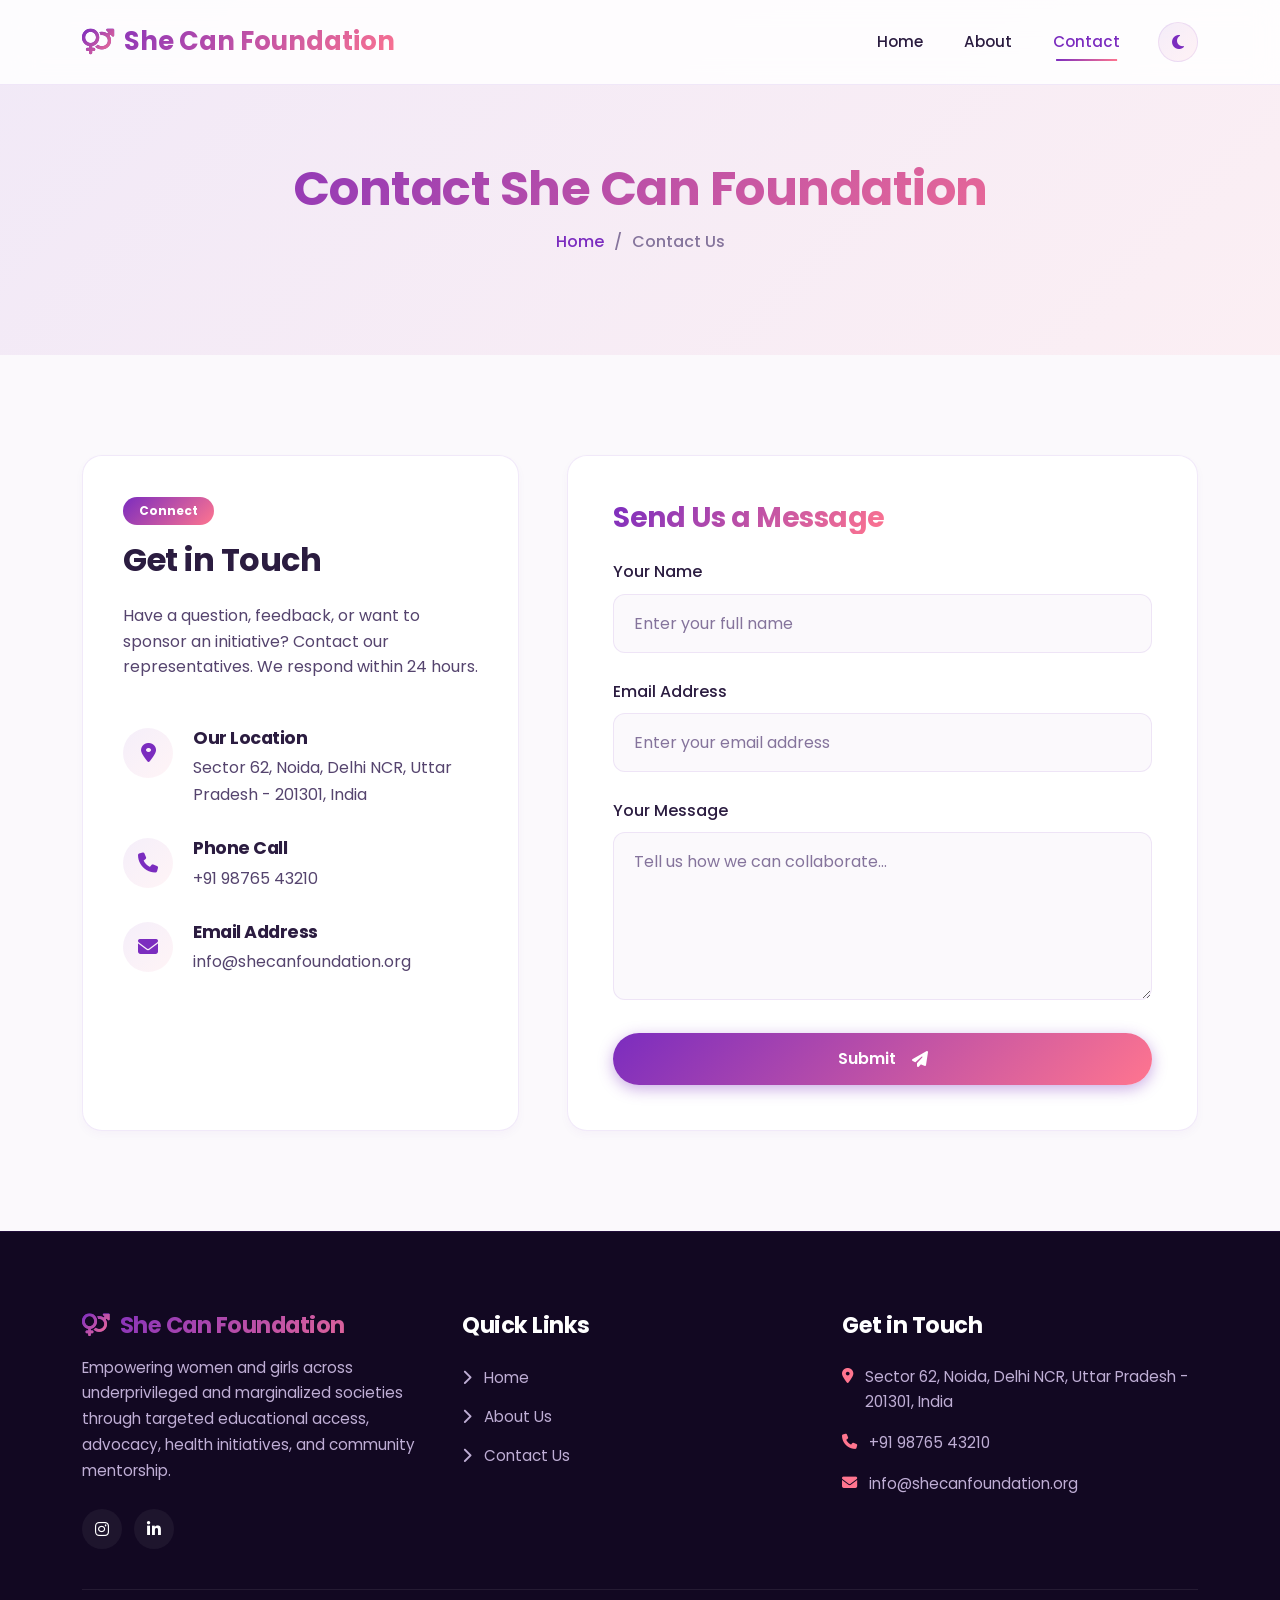
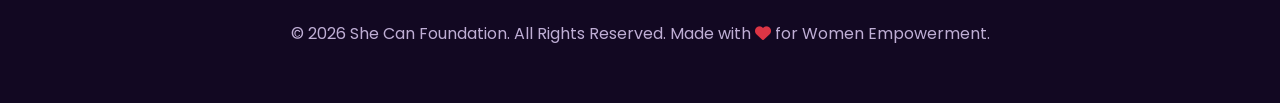
<file: contact.html>
<!DOCTYPE html>
<html lang="en">

<head>
  <meta charset="UTF-8">
  <meta name="viewport" content="width=device-width, initial-scale=1.0">
  <title>Contact Us | She Can Foundation</title>
  <meta name="description"
    content="Reach out to the She Can Foundation. Drop us a message, find our address, phone, and email information, or join us as a volunteer.">

  <!-- Bootstrap 5.3.3 CSS -->
  <link href="https://cdn.jsdelivr.net/npm/bootstrap@5.3.3/dist/css/bootstrap.min.css" rel="stylesheet">

  <!-- Font Awesome 6.5.2 -->
  <link rel="stylesheet" href="https://cdnjs.cloudflare.com/ajax/libs/font-awesome/6.5.2/css/all.min.css" />

  <!-- Animate On Scroll (AOS) CSS -->
  <link href="https://unpkg.com/aos@2.3.1/dist/aos.css" rel="stylesheet">

  <!-- Core Design System Custom Stylesheet -->
  <link rel="stylesheet" href="style.css">
</head>

<body>

  <!-- ================================================================
       1. GLASSMORPHIC NAVBAR (Same as Home/About)
       ================================================================ -->
  <nav class="navbar navbar-expand-lg fixed-top navbar-custom">
    <div class="container">
      <a class="navbar-brand navbar-brand-custom" href="index.html">
        <i class="fa-solid fa-venus-mars"></i> She Can Foundation
      </a>

      <button class="navbar-toggler navbar-toggler-custom" type="button" data-bs-toggle="collapse"
        data-bs-target="#navbarNav" aria-controls="navbarNav" aria-expanded="false" aria-label="Toggle navigation">
        <span></span>
        <span></span>
        <span></span>
      </button>

      <div class="collapse navbar-collapse" id="navbarNav">
        <ul class="navbar-nav ms-auto align-items-center">
          <li class="nav-item">
            <a class="nav-link nav-link-custom" href="index.html">Home</a>
          </li>
          <li class="nav-item">
            <a class="nav-link nav-link-custom" href="about.html">About</a>
          </li>
          <li class="nav-item">
            <a class="nav-link nav-link-custom active" href="contact.html">Contact</a>
          </li>
          <li class="nav-item theme-toggle-wrapper">
            <button class="theme-toggle-btn" id="themeToggle" title="Toggle Light/Dark Theme" aria-label="Toggle Theme">
              <i class="fa-solid fa-moon"></i>
              <i class="fa-solid fa-sun"></i>
            </button>
          </li>
        </ul>
      </div>
    </div>
  </nav>

  <!-- ================================================================
       2. INNER BANNER SECTION
       ================================================================ -->
  <section class="inner-banner">
    <div class="container">
      <h1 data-aos="fade-up">Contact She Can Foundation</h1>
      <div class="breadcrumb-custom" data-aos="fade-up" data-aos-delay="100">
        <a href="index.html">Home</a>
        <span>/</span>
        <span>Contact Us</span>
      </div>
    </div>
  </section>

  <!-- ================================================================
       3. CONTACT SECTION (TWO-COLUMN GRID)
       ================================================================ -->
  <section id="contact-details">
    <div class="container">
      <div class="row g-5">
        <!-- Left Column: Contact details -->
        <div class="col-lg-5" data-aos="fade-right">
          <div class="contact-info-card">
            <span class="badge bg-gradient-main text-white px-3 py-2 rounded-pill mb-3">Connect</span>
            <h2 class="mb-4">Get in Touch</h2>
            <p class="mb-5 contact-desc">
              Have a question, feedback, or want to sponsor an initiative? Contact our representatives. We respond
              within 24 hours.
            </p>

            <!-- Address -->
            <div class="contact-info-item">
              <div class="contact-info-icon">
                <i class="fa-solid fa-location-dot"></i>
              </div>
              <div class="contact-info-text">
                <h4>Our Location</h4>
                <p>Sector 62, Noida, Delhi NCR, Uttar Pradesh - 201301, India</p>
              </div>
            </div>

            <!-- Phone -->
            <div class="contact-info-item">
              <div class="contact-info-icon">
                <i class="fa-solid fa-phone"></i>
              </div>
              <div class="contact-info-text">
                <h4>Phone Call</h4>
                <p>+91 98765 43210</p>
              </div>
            </div>

            <!-- Email -->
            <div class="contact-info-item">
              <div class="contact-info-icon">
                <i class="fa-solid fa-envelope"></i>
              </div>
              <div class="contact-info-text">
                <h4>Email Address</h4>
                <p>info@shecanfoundation.org</p>
              </div>
            </div>
          </div>
        </div>

        <!-- Right Column: Interactive Form -->
        <div class="col-lg-7" data-aos="fade-left" data-aos-delay="200">
          <div class="contact-form-card">
            <h3 class="mb-4 text-gradient">Send Us a Message</h3>

            <form id="contactForm" novalidate>
              <!-- Name -->
              <div class="form-group-custom">
                <label for="userName" class="form-label text-main fw-medium">Your Name</label>
                <input type="text" id="userName" class="form-control-custom" placeholder="Enter your full name"
                  required>
              </div>

              <!-- Email -->
              <div class="form-group-custom">
                <label for="userEmail" class="form-label text-main fw-medium">Email Address</label>
                <input type="email" id="userEmail" class="form-control-custom" placeholder="Enter your email address"
                  required>
              </div>

              <!-- Message -->
              <div class="form-group-custom">
                <label for="userMessage" class="form-label text-main fw-medium">Your Message</label>
                <textarea id="userMessage" class="form-control-custom" rows="5"
                  placeholder="Tell us how we can collaborate..." required></textarea>
              </div>

              <!-- Submit Button -->
              <button type="submit" class="btn-glow w-100 justify-content-center">
                Submit <i class="fa-solid fa-paper-plane ms-2"></i>
              </button>
            </form>

            <!-- Async response toast/container -->
            <div id="successMessage" class="success-container">
              <i class="fa-solid fa-circle-check fa-lg me-2"></i> Form Submitted Successfully
            </div>
          </div>
        </div>
      </div>
    </div>
  </section>

  <!-- ================================================================
       4. GLOBAL FOOTER (Same as Home/About)
       ================================================================ -->
  <footer class="footer-section">
    <div class="container">
      <div class="row g-4">
        <div class="col-lg-4 col-md-6">
          <h4 class="navbar-brand-custom mb-3 text-light">
            <i class="fa-solid fa-venus-mars text-light"></i> She Can Foundation
          </h4>
          <p class="footer-desc">
            Empowering women and girls across underprivileged and marginalized societies through targeted educational
            access, advocacy, health initiatives, and community mentorship.
          </p>
          <div class="footer-social-links">
            <a href="https://www.instagram.com/shecanfoundation.ngo" class="footer-social-btn" aria-label="Instagram"
              target="_blank"><i class="fa-brands fa-instagram"></i></a>
            <a href="https://www.linkedin.com/company/she-can-foundation" class="footer-social-btn"
              aria-label="LinkedIn" target="_blank"><i class="fa-brands fa-linkedin-in"></i></a>
          </div>
        </div>

        <div class="col-lg-4 col-md-6">
          <h4>Quick Links</h4>
          <ul class="footer-links-list">
            <li><a href="index.html"><i class="fa-solid fa-chevron-right me-2"></i> Home</a></li>
            <li><a href="about.html"><i class="fa-solid fa-chevron-right me-2"></i> About Us</a></li>
            <li><a href="contact.html"><i class="fa-solid fa-chevron-right me-2"></i> Contact Us</a></li>
          </ul>
        </div>

        <div class="col-lg-4 col-md-12">
          <h4>Get in Touch</h4>
          <ul class="footer-contact-info">
            <li>
              <i class="fa-solid fa-location-dot"></i>
              <span>Sector 62, Noida, Delhi NCR, Uttar Pradesh - 201301, India</span>
            </li>
            <li>
              <i class="fa-solid fa-phone"></i>
              <span>+91 98765 43210</span>
            </li>
            <li>
              <i class="fa-solid fa-envelope"></i>
              <span>info@shecanfoundation.org</span>
            </li>
          </ul>
        </div>
      </div>

      <div class="footer-divider"></div>

      <div class="footer-copyright">
        <p>© 2026 She Can Foundation. All Rights Reserved. Made with <i class="fa-solid fa-heart text-danger"></i> for
          Women Empowerment.</p>
      </div>
    </div>
  </footer>

  <!-- Bootstrap 5.3.3 Bundle JS with Popper -->
  <script src="https://cdn.jsdelivr.net/npm/bootstrap@5.3.3/dist/js/bootstrap.bundle.min.js"></script>

  <!-- Animate On Scroll (AOS) JS -->
  <script src="https://unpkg.com/aos@2.3.1/dist/aos.js"></script>

  <!-- Unified Interactions JavaScript -->
  <script src="script.js"></script>
</body>

</html>
</file>
<file: style.css>
/* 
================================================================
   SHE CAN FOUNDATION - CORE DESIGN SYSTEM (style.css)
================================================================
*/

@import url('https://fonts.googleapis.com/css2?family=Poppins:wght@300;400;500;600;700&display=swap');

/* CSS Custom Variables for Theme Customization */
:root {
  --primary-purple: #7b2cbf;
  --primary-purple-dark: #5a189a;
  --primary-purple-light: #9d4edd;
  --accent-pink: #ff758f;
  --accent-pink-dark: #ff4d6d;
  --gradient-main: linear-gradient(135deg, var(--primary-purple) 0%, var(--accent-pink) 100%);
  --gradient-main-hover: linear-gradient(135deg, var(--primary-purple-dark) 0%, var(--accent-pink-dark) 100%);
  --gradient-soft: linear-gradient(135deg, rgba(123, 44, 191, 0.08) 0%, rgba(255, 117, 143, 0.08) 100%);
  --gradient-card-border: linear-gradient(135deg, var(--primary-purple-light) 0%, var(--accent-pink) 100%);
  
  --bg-body: #fbf9fc;
  --bg-section: #f6f3fa;
  --bg-card: #ffffff;
  --bg-card-hover: #ffffff;
  --bg-navbar: rgba(255, 255, 255, 0.85);
  --bg-footer: #120822;
  
  --text-main: #2b1c40;
  --text-sub: #55446e;
  --text-muted: #85749c;
  --text-light: #ffffff;
  
  --border-color: rgba(123, 44, 191, 0.1);
  --shadow-sm: 0 4px 10px rgba(90, 24, 154, 0.03);
  --shadow-md: 0 10px 30px rgba(90, 24, 154, 0.08);
  --shadow-lg: 0 20px 40px rgba(90, 24, 154, 0.12);
  
  --transition-speed: 0.3s;
}

/* Dark Mode Theme Variables */
[data-theme="dark"] {
  --bg-body: #0d0614;
  --bg-section: #130a1f;
  --bg-card: #190e29;
  --bg-card-hover: #221437;
  --bg-navbar: rgba(13, 6, 20, 0.85);
  --bg-footer: #08030d;
  
  --text-main: #f1ecf6;
  --text-sub: #d1c5e2;
  --text-muted: #9e8fb4;
  --text-light: #ffffff;
  
  --border-color: rgba(199, 125, 255, 0.15);
  --shadow-sm: 0 4px 12px rgba(0, 0, 0, 0.3);
  --shadow-md: 0 10px 35px rgba(0, 0, 0, 0.45);
  --shadow-lg: 0 20px 50px rgba(0, 0, 0, 0.6);
  
  --gradient-soft: linear-gradient(135deg, rgba(123, 44, 191, 0.18) 0%, rgba(255, 117, 143, 0.18) 100%);
}

/* ================================================================
   GLOBAL RESET & BASICS
================================================================ */

* {
  font-family: 'Poppins', sans-serif;
  box-sizing: border-box;
}

html {
  scroll-behavior: smooth;
  overflow-x: hidden;
}

body {
  background-color: var(--bg-body);
  color: var(--text-sub);
  transition: background-color var(--transition-speed) ease, color var(--transition-speed) ease;
  line-height: 1.7;
  overflow-x: hidden;
}

h1, h2, h3, h4, h5, h6 {
  color: var(--text-main);
  font-weight: 700;
  letter-spacing: -0.5px;
  transition: color var(--transition-speed) ease;
}

p {
  font-size: 1rem;
  font-weight: 400;
}

a {
  text-decoration: none;
  transition: color var(--transition-speed) ease;
}

img {
  max-width: 100%;
  height: auto;
}

section {
  padding: 100px 0;
  position: relative;
}

.bg-section {
  background-color: var(--bg-section);
  transition: background-color var(--transition-speed) ease;
}

/* ================================================================
   SCROLLBAR & SELECTION
================================================================ */

::-webkit-scrollbar {
  width: 10px;
}

::-webkit-scrollbar-track {
  background: var(--bg-body);
}

::-webkit-scrollbar-thumb {
  background: var(--primary-purple);
  border-radius: 10px;
}

::-webkit-scrollbar-thumb:hover {
  background: var(--primary-purple-dark);
}

::selection {
  background-color: var(--primary-purple);
  color: var(--text-light);
}

/* ================================================================
   COMMON UTILITIES & COMPONENT CUSTOMIZATIONS
================================================================ */

/* Section Heading styling */
.section-header {
  text-align: center;
  max-width: 700px;
  margin: 0 auto 60px auto;
}

.section-header h2 {
  font-size: 2.5rem;
  margin-bottom: 15px;
  position: relative;
  display: inline-block;
  background: var(--gradient-main);
  -webkit-background-clip: text;
  -webkit-text-fill-color: transparent;
}

.section-header p {
  color: var(--text-muted);
  font-size: 1.1rem;
}

/* Rounded and Shadow utilities */
.rounded-2xl {
  border-radius: 20px !important;
}

.rounded-xl {
  border-radius: 16px !important;
}

.shadow-premium {
  box-shadow: var(--shadow-md);
  transition: box-shadow var(--transition-speed) ease, transform var(--transition-speed) ease;
}

.shadow-premium:hover {
  box-shadow: var(--shadow-lg);
}

/* Custom Gradients */
.bg-gradient-main {
  background: var(--gradient-main) !important;
  color: #ffffff !important;
}

.bg-gradient-main.text-white {
  color: #ffffff !important;
}

.text-gradient {
  background: var(--gradient-main);
  -webkit-background-clip: text;
  -webkit-text-fill-color: transparent;
  display: inline-block;
}

/* Adaptive Text for Light & Dark Mode */
.text-main {
  color: var(--text-main) !important;
  transition: color var(--transition-speed) ease;
}

p.text-main {
  color: var(--text-sub) !important;
}

[data-theme="dark"] p.text-main {
  color: #d1c5e2 !important;
}

/* Description paragraphs visible in both modes */
.contact-desc,
.feature-desc {
  color: var(--text-sub) !important;
  font-weight: 400;
  transition: color var(--transition-speed) ease;
  line-height: 1.6;
}

/* Light theme (default) */
[data-theme="light"] .contact-desc,
[data-theme="light"] .feature-desc,
.contact-desc,
.feature-desc {
  color: #55446e !important;
}

/* Dark theme */
[data-theme="dark"] .contact-desc,
[data-theme="dark"] .feature-desc {
  color: #e0d8f0 !important;
}

/* Ensure contact info card text is readable */
.contact-info-card p {
  color: var(--text-sub) !important;
  transition: color var(--transition-speed) ease;
}

/* Light theme for contact card */
[data-theme="light"] .contact-info-card p,
.contact-info-card p {
  color: #55446e !important;
}

/* Dark theme for contact card */
[data-theme="dark"] .contact-info-card p {
  color: #d1c5e2 !important;
}

/* Custom Buttons */
.btn-glow {
  background: var(--gradient-main);
  color: var(--text-light) !important;
  font-weight: 600;
  padding: 12px 30px;
  border-radius: 30px;
  border: none;
  box-shadow: 0 4px 15px rgba(123, 44, 191, 0.4);
  transition: all var(--transition-speed) cubic-bezier(0.25, 0.8, 0.25, 1);
  display: inline-flex;
  align-items: center;
  gap: 8px;
}

.btn-glow:hover {
  transform: translateY(-3px);
  box-shadow: 0 8px 25px rgba(123, 44, 191, 0.6);
  background: var(--gradient-main-hover);
}

.btn-glow:active {
  transform: translateY(-1px);
}

.btn-outline-custom {
  border: 2px solid var(--primary-purple);
  color: var(--primary-purple);
  background: transparent;
  font-weight: 600;
  padding: 10px 28px;
  border-radius: 30px;
  transition: all var(--transition-speed) ease;
  display: inline-flex;
  align-items: center;
  gap: 8px;
}

.btn-outline-custom:hover {
  background: var(--primary-purple);
  color: var(--text-light) !important;
  transform: translateY(-2px);
}

/* Back-to-top button */
#backToTop {
  position: fixed;
  bottom: 30px;
  right: 30px;
  width: 50px;
  height: 50px;
  background: var(--gradient-main);
  color: white;
  border-radius: 50%;
  display: flex;
  justify-content: center;
  align-items: center;
  cursor: pointer;
  box-shadow: 0 4px 15px rgba(0,0,0,0.15);
  opacity: 0;
  visibility: hidden;
  transition: all 0.4s ease;
  z-index: 1000;
}

#backToTop.show {
  opacity: 1;
  visibility: visible;
}

#backToTop:hover {
  transform: translateY(-5px);
  box-shadow: 0 8px 25px rgba(123, 44, 191, 0.4);
}

/* ================================================================
   NAVBAR (STICKY GLASSMORPHISM)
================================================================ */

.navbar-custom {
  background-color: var(--bg-navbar);
  backdrop-filter: blur(15px);
  -webkit-backdrop-filter: blur(15px);
  padding: 15px 0;
  transition: all 0.4s ease;
  border-bottom: 1px solid var(--border-color);
}

.navbar-custom.navbar-scrolled {
  padding: 10px 0;
  box-shadow: var(--shadow-sm);
}

.navbar-brand-custom {
  font-weight: 700;
  font-size: 1.6rem;
  background: var(--gradient-main);
  -webkit-background-clip: text;
  -webkit-text-fill-color: transparent;
  display: flex;
  align-items: center;
  gap: 10px;
}

.navbar-brand-custom i {
  color: var(--primary-purple);
  background: var(--gradient-main);
  -webkit-background-clip: text;
  -webkit-text-fill-color: transparent;
}

.nav-link-custom {
  color: var(--text-main) !important;
  font-weight: 500;
  font-size: 0.95rem;
  padding: 8px 18px !important;
  border-radius: 20px;
  margin-left: 5px;
  position: relative;
  transition: all 0.3s ease;
}

.nav-link-custom::after {
  content: '';
  position: absolute;
  bottom: 2px;
  left: 50%;
  transform: translateX(-50%);
  width: 0;
  height: 2px;
  background: var(--gradient-main);
  transition: width 0.3s ease;
}

.nav-link-custom:hover::after,
.nav-link-custom.active::after {
  width: 60%;
}

.nav-link-custom:hover,
.nav-link-custom.active {
  color: var(--primary-purple) !important;
}

.navbar-toggler-custom {
  border: none;
  padding: 8px;
}

.navbar-toggler-custom:focus {
  box-shadow: none;
}

.navbar-toggler-custom span {
  display: block;
  width: 25px;
  height: 2px;
  background-color: var(--text-main);
  margin: 5px 0;
  transition: 0.3s;
}

/* ================================================================
   DARK MODE TOGGLE BUTTON
================================================================ */

.theme-toggle-wrapper {
  margin-left: 20px;
  display: flex;
  align-items: center;
}

.theme-toggle-btn {
  background: var(--gradient-soft);
  color: var(--primary-purple);
  border: 1px solid var(--border-color);
  width: 40px;
  height: 40px;
  border-radius: 50%;
  display: flex;
  align-items: center;
  justify-content: center;
  cursor: pointer;
  transition: all var(--transition-speed) ease;
}

.theme-toggle-btn:hover {
  transform: scale(1.1);
  background: var(--gradient-main);
  color: white;
}

.theme-toggle-btn .fa-sun {
  display: none;
}

[data-theme="dark"] .theme-toggle-btn .fa-moon {
  display: none;
}

[data-theme="dark"] .theme-toggle-btn .fa-sun {
  display: block;
}

/* ================================================================
   HERO SECTIONS
================================================================ */

.hero-main {
  min-height: 90vh;
  display: flex;
  align-items: center;
  padding: 150px 0 100px 0;
  background: var(--gradient-soft);
  overflow: hidden;
}

.hero-title {
  font-size: 3.5rem;
  line-height: 1.2;
  margin-bottom: 25px;
}

.hero-desc {
  font-size: 1.2rem;
  color: var(--text-sub);
  margin-bottom: 35px;
}

.hero-image-wrapper {
  position: relative;
  z-index: 2;
}

.hero-image-wrapper img {
  border-radius: 30px;
  box-shadow: var(--shadow-lg);
  position: relative;
  z-index: 2;
  border: 4px solid var(--bg-card);
}

.hero-image-wrapper::before {
  content: '';
  position: absolute;
  top: -20px;
  right: -20px;
  width: 100%;
  height: 100%;
  background: var(--gradient-main);
  opacity: 0.15;
  border-radius: 30px;
  z-index: 1;
  pointer-events: none;
}

/* Inner Banner Sections for Subpages */
.inner-banner {
  padding: 160px 0 100px 0;
  background: var(--gradient-soft);
  text-align: center;
}

.inner-banner h1 {
  font-size: 3rem;
  margin-bottom: 10px;
  background: var(--gradient-main);
  -webkit-background-clip: text;
  -webkit-text-fill-color: transparent;
}

.breadcrumb-custom {
  display: flex;
  justify-content: center;
  gap: 10px;
  font-weight: 500;
}

.breadcrumb-custom a {
  color: var(--primary-purple);
}

.breadcrumb-custom span {
  color: var(--text-muted);
}

/* ================================================================
   CARDS & FEATURES
================================================================ */

.feature-card {
  background-color: var(--bg-card);
  padding: 45px 30px;
  border-radius: 20px;
  border: 1px solid var(--border-color);
  text-align: center;
  box-shadow: var(--shadow-sm);
  transition: all var(--transition-speed) cubic-bezier(0.25, 0.8, 0.25, 1);
  height: 100%;
}

.feature-card:hover {
  transform: translateY(-8px);
  box-shadow: var(--shadow-lg);
  background-color: var(--bg-card-hover);
  border-color: transparent;
  background-clip: padding-box;
  position: relative;
}

.feature-card:hover::before {
  content: '';
  position: absolute;
  top: 0; right: 0; bottom: 0; left: 0;
  z-index: -1;
  margin: -1px;
  border-radius: inherit;
  background: var(--gradient-card-border);
}

.feature-icon-wrapper {
  width: 80px;
  height: 80px;
  border-radius: 50%;
  background: var(--gradient-soft);
  color: var(--primary-purple);
  display: flex;
  align-items: center;
  justify-content: center;
  margin: 0 auto 30px auto;
  font-size: 2.2rem;
  transition: all 0.4s ease;
}

.feature-card:hover .feature-icon-wrapper {
  background: var(--gradient-main);
  color: white;
  transform: rotateY(360deg);
}

.feature-card h3 {
  font-size: 1.4rem;
  font-weight: 600;
  margin-bottom: 15px;
}

.feature-card p {
  color: var(--text-sub);
  margin-bottom: 0;
  font-size: 0.95rem;
}

/* ================================================================
   STATISTICS & COUNTERS
================================================================ */

.stats-section {
  background: var(--gradient-main);
  color: white;
  padding: 80px 0;
  position: relative;
  overflow: hidden;
}

.stats-section h2, .stats-section h3, .stats-section p {
  color: white;
}

.stat-item {
  text-align: center;
  position: relative;
}

.stat-icon {
  font-size: 2.5rem;
  opacity: 0.9;
  margin-bottom: 15px;
}

.stat-number {
  font-size: 3.5rem;
  font-weight: 800;
  line-height: 1.1;
  margin-bottom: 5px;
}

.stat-label {
  font-size: 1.1rem;
  font-weight: 500;
  opacity: 0.85;
}

/* ================================================================
   TIMELINE SECTION (ABOUT PAGE)
================================================================ */

.timeline {
  position: relative;
  max-width: 1200px;
  margin: 0 auto;
}

.timeline::after {
  content: '';
  position: absolute;
  width: 4px;
  background-color: var(--border-color);
  top: 0;
  bottom: 0;
  left: 50%;
  margin-left: -2px;
}

.timeline-container {
  padding: 10px 40px;
  position: relative;
  background-color: inherit;
  width: 50%;
}

.timeline-container::after {
  content: '';
  position: absolute;
  width: 20px;
  height: 20px;
  right: -10px;
  background-color: var(--bg-card);
  border: 4px solid var(--primary-purple);
  top: 25px;
  border-radius: 50%;
  z-index: 1;
}

.left {
  left: 0;
}

.right {
  left: 50%;
}

.right::after {
  left: -10px;
}

.timeline-content {
  padding: 30px;
  background-color: var(--bg-card);
  border: 1px solid var(--border-color);
  position: relative;
  border-radius: 16px;
  box-shadow: var(--shadow-sm);
}

.timeline-content h3 {
  color: var(--primary-purple);
  font-size: 1.3rem;
  font-weight: 600;
  margin-bottom: 10px;
}

.timeline-date {
  font-weight: 700;
  color: var(--accent-pink);
  margin-bottom: 10px;
  display: block;
}

/* ================================================================
   VOLUNTEER BANNER
================================================================ */

.volunteer-cta {
  background: var(--gradient-soft);
  border: 1px solid var(--border-color);
  padding: 80px 60px;
  border-radius: 30px;
  position: relative;
  overflow: hidden;
  z-index: 1;
}

.volunteer-cta::before {
  content: '';
  position: absolute;
  top: -50%;
  right: -30%;
  width: 600px;
  height: 600px;
  background: radial-gradient(circle, rgba(255,117,143,0.12) 0%, rgba(255,255,255,0) 70%);
  border-radius: 50%;
  z-index: -1;
  pointer-events: none;
}

.volunteer-cta::after {
  content: '';
  position: absolute;
  bottom: -50%;
  left: -30%;
  width: 600px;
  height: 600px;
  background: radial-gradient(circle, rgba(123,44,191,0.12) 0%, rgba(255,255,255,0) 70%);
  border-radius: 50%;
  z-index: -1;
  pointer-events: none;
}

/* ================================================================
   CONTACT PAGE DETAILS & FORM
================================================================ */

.contact-info-card {
  background-color: var(--bg-card);
  padding: 40px;
  border-radius: 20px;
  border: 1px solid var(--border-color);
  box-shadow: var(--shadow-sm);
  height: 100%;
}

.contact-info-item {
  display: flex;
  gap: 20px;
  margin-bottom: 30px;
}

.contact-info-item:last-child {
  margin-bottom: 0;
}

.contact-info-icon {
  width: 50px;
  height: 50px;
  border-radius: 50%;
  background: var(--gradient-soft);
  color: var(--primary-purple);
  display: flex;
  align-items: center;
  justify-content: center;
  font-size: 1.25rem;
  flex-shrink: 0;
}

.contact-info-text h4 {
  font-size: 1.1rem;
  margin-bottom: 5px;
}

.contact-info-text p {
  color: var(--text-sub);
  margin-bottom: 0;
}

.contact-form-card {
  background-color: var(--bg-card);
  padding: 45px;
  border-radius: 20px;
  border: 1px solid var(--border-color);
  box-shadow: var(--shadow-sm);
}

.form-group-custom {
  position: relative;
  margin-bottom: 25px;
}

.form-control-custom {
  background-color: var(--bg-body);
  border: 1px solid var(--border-color);
  color: var(--text-main) !important;
  padding: 15px 20px;
  border-radius: 12px;
  width: 100%;
  transition: all var(--transition-speed) ease;
}

.form-control-custom:focus {
  background-color: var(--bg-card);
  border-color: var(--primary-purple);
  box-shadow: 0 0 0 4px rgba(123, 44, 191, 0.15);
  outline: none;
}

.form-control-custom::placeholder {
  color: var(--text-muted);
}

/* Success notification toast/overlay */
.success-container {
  display: none;
  background-color: rgba(46, 204, 113, 0.1);
  border: 2px solid rgba(46, 204, 113, 0.5);
  color: #27ae60;
  padding: 20px;
  border-radius: 12px;
  text-align: center;
  font-weight: 600;
  margin-top: 20px;
  animation: scaleIn 0.3s ease forwards;
}

/* ================================================================
   FOOTER SECTION
================================================================ */

.footer-section {
  background-color: var(--bg-footer);
  color: #bfaed5;
  padding: 80px 0 40px 0;
  border-top: 1px solid rgba(123, 44, 191, 0.15);
  transition: background-color var(--transition-speed) ease;
}

.footer-section h4 {
  color: var(--text-light);
  font-size: 1.4rem;
  margin-bottom: 25px;
}

.footer-desc {
  margin-bottom: 25px;
  font-size: 0.95rem;
}

.footer-social-links {
  display: flex;
  gap: 12px;
}

.footer-social-btn {
  width: 40px;
  height: 40px;
  border-radius: 50%;
  background-color: rgba(255, 255, 255, 0.05);
  color: var(--text-light);
  display: flex;
  align-items: center;
  justify-content: center;
  transition: all var(--transition-speed) ease;
}

.footer-social-btn:hover {
  background: var(--gradient-main);
  color: white;
  transform: translateY(-3px);
  box-shadow: 0 5px 15px rgba(123, 44, 191, 0.3);
}

.footer-links-list {
  list-style: none;
  padding: 0;
  margin: 0;
}

.footer-links-list li {
  margin-bottom: 12px;
}

.footer-links-list a {
  color: #bfaed5;
  font-size: 0.95rem;
}

.footer-links-list a:hover {
  color: var(--accent-pink);
  padding-left: 5px;
}

.footer-contact-info {
  list-style: none;
  padding: 0;
  margin: 0;
}

.footer-contact-info li {
  display: flex;
  gap: 12px;
  margin-bottom: 15px;
  font-size: 0.95rem;
}

.footer-contact-info i {
  color: var(--accent-pink);
  margin-top: 4px;
}

.footer-divider {
  height: 1px;
  background-color: rgba(255, 255, 255, 0.08);
  margin: 40px 0 30px 0;
}

.footer-copyright {
  font-size: 0.9rem;
  text-align: center;
}

/* ================================================================
   ENTRANCE & SCROLL TRIGGERS (ANIMATIONS)
================================================================ */

/* Note: Custom scroll animations (.fade-in-up) have been replaced by the AOS library */

@keyframes scaleIn {
  from {
    opacity: 0;
    transform: scale(0.9);
  }
  to {
    opacity: 1;
    transform: scale(1);
  }
}

/* ================================================================
   RESPONSIVE DESIGN (MEDIA QUERIES)
================================================================ */

@media (max-width: 991.98px) {
  section {
    padding: 80px 0;
  }
  
  .hero-main {
    padding: 130px 0 80px 0;
    text-align: center;
  }
  
  .hero-title {
    font-size: 2.8rem;
  }
  
  .hero-image-wrapper {
    margin-top: 50px;
  }
  
  .timeline::after {
    left: 31px;
  }
  
  .timeline-container {
    width: 100%;
    padding-left: 70px;
    padding-right: 25px;
  }
  
  .timeline-container::after {
    left: 21px;
  }
  
  .right {
    left: 0%;
  }
  
  .volunteer-cta {
    padding: 50px 30px;
  }
}

@media (max-width: 767.98px) {
  .section-header h2 {
    font-size: 2rem;
  }
  
  .hero-title {
    font-size: 2.2rem;
  }
  
  .theme-toggle-wrapper {
    margin-left: 0;
    margin-top: 15px;
  }
  
  .navbar-custom {
    padding: 10px 0;
  }
  
  .nav-link-custom {
    padding: 10px 15px !important;
    margin-left: 0;
  }
  
  .stat-item {
    margin-bottom: 40px;
  }
  
  .stat-item:last-child {
    margin-bottom: 0;
  }
}
</file>
